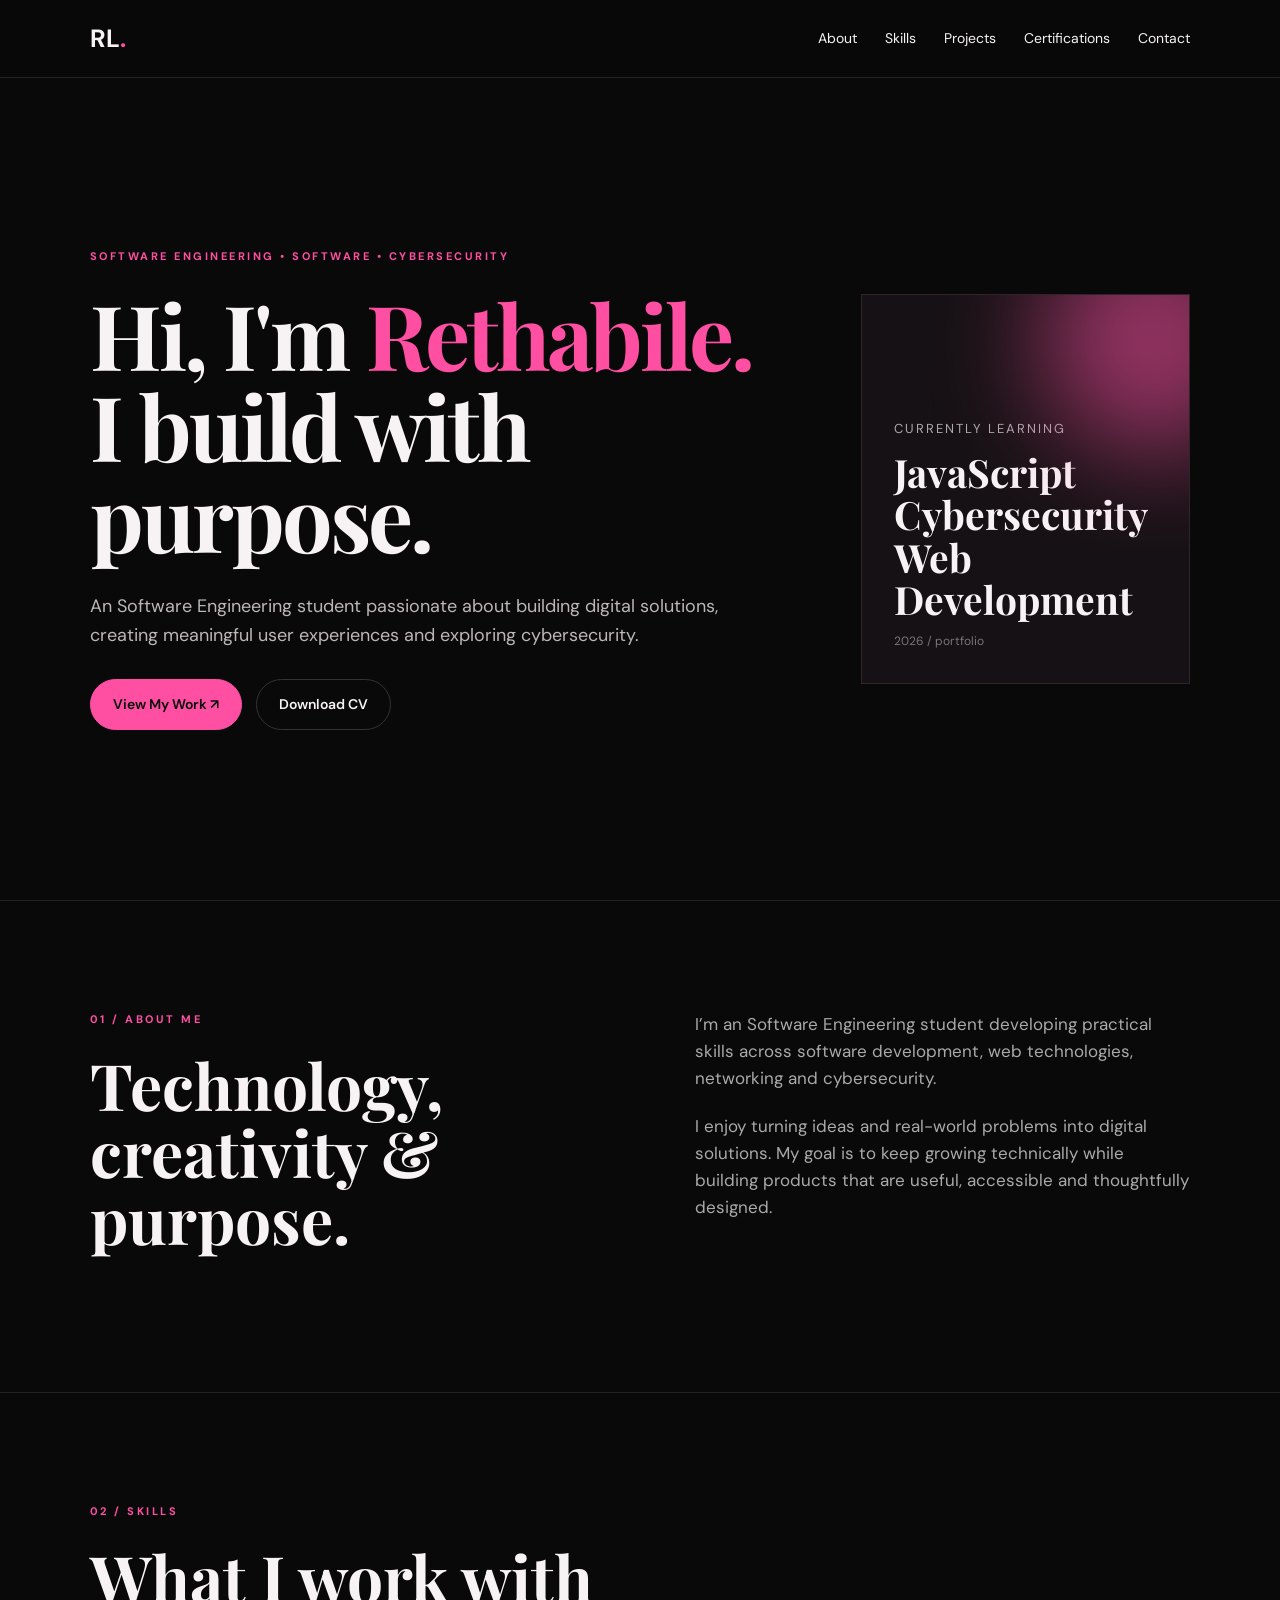
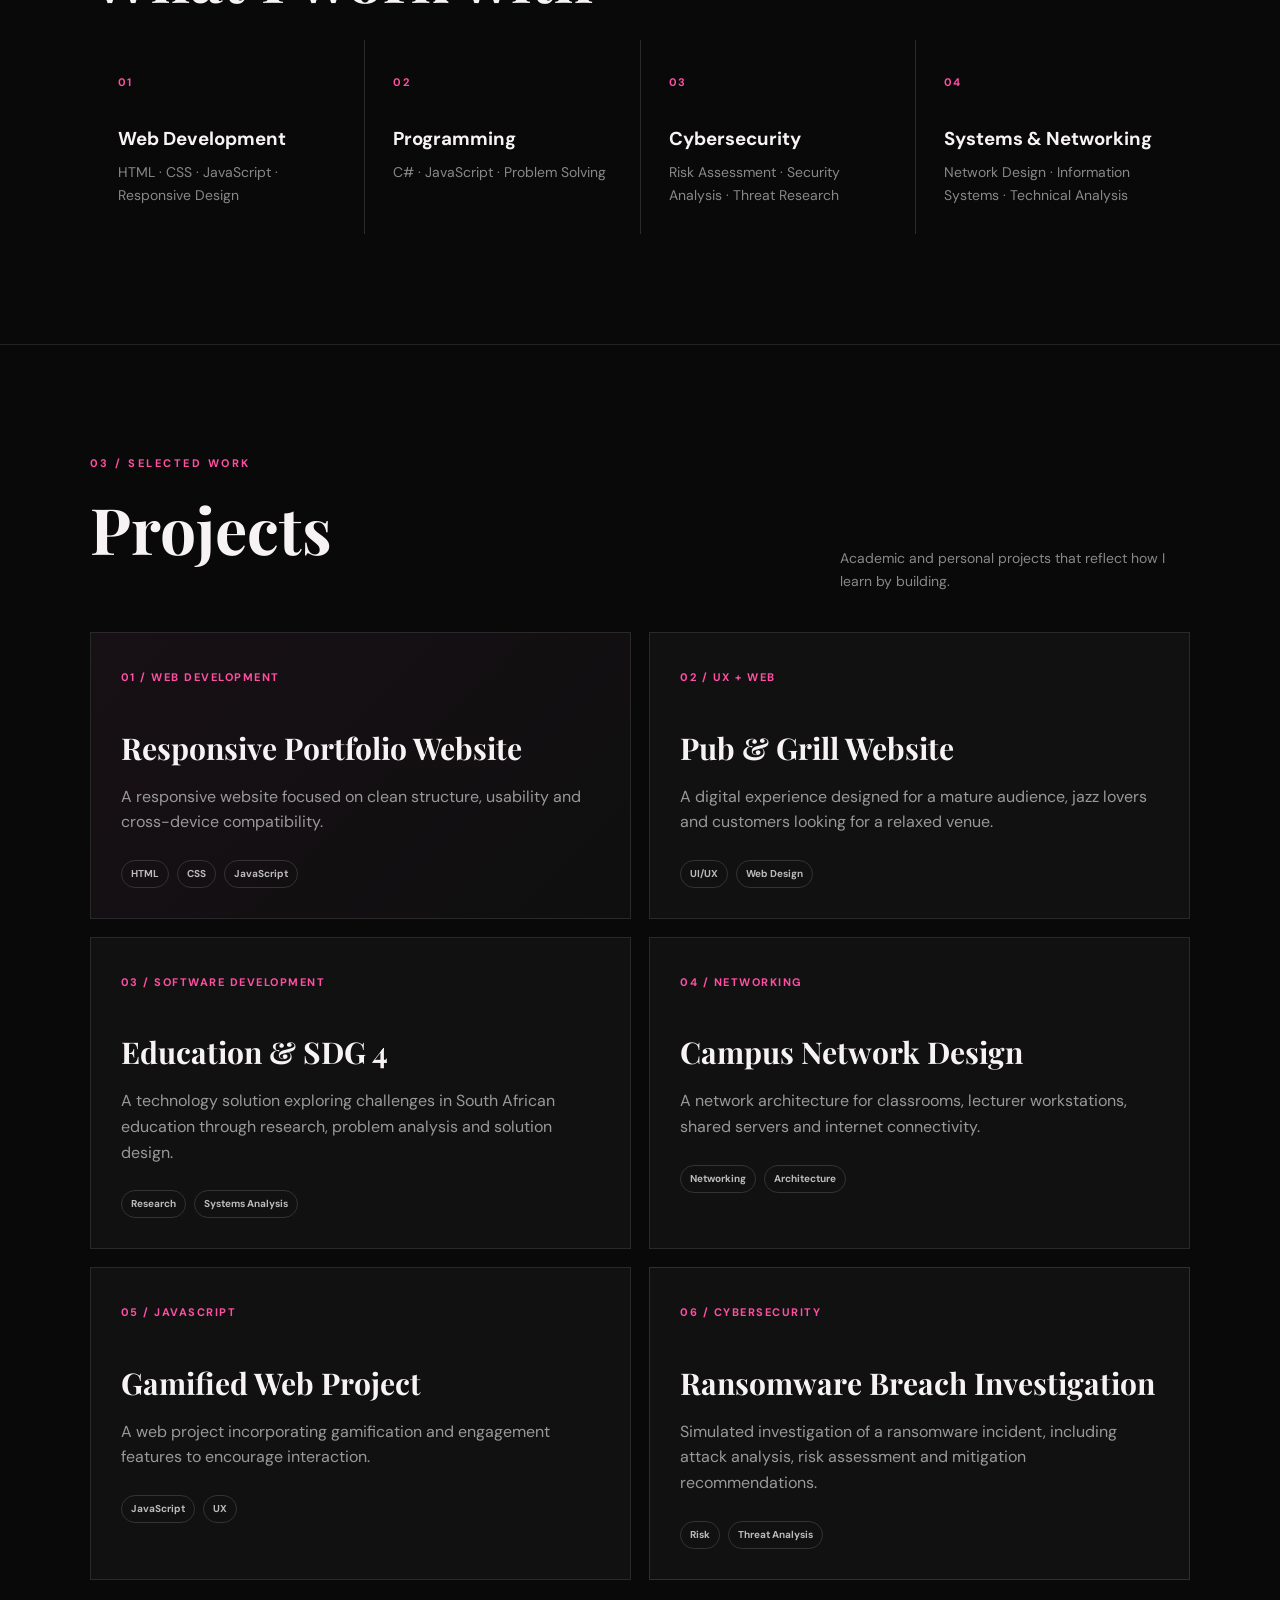
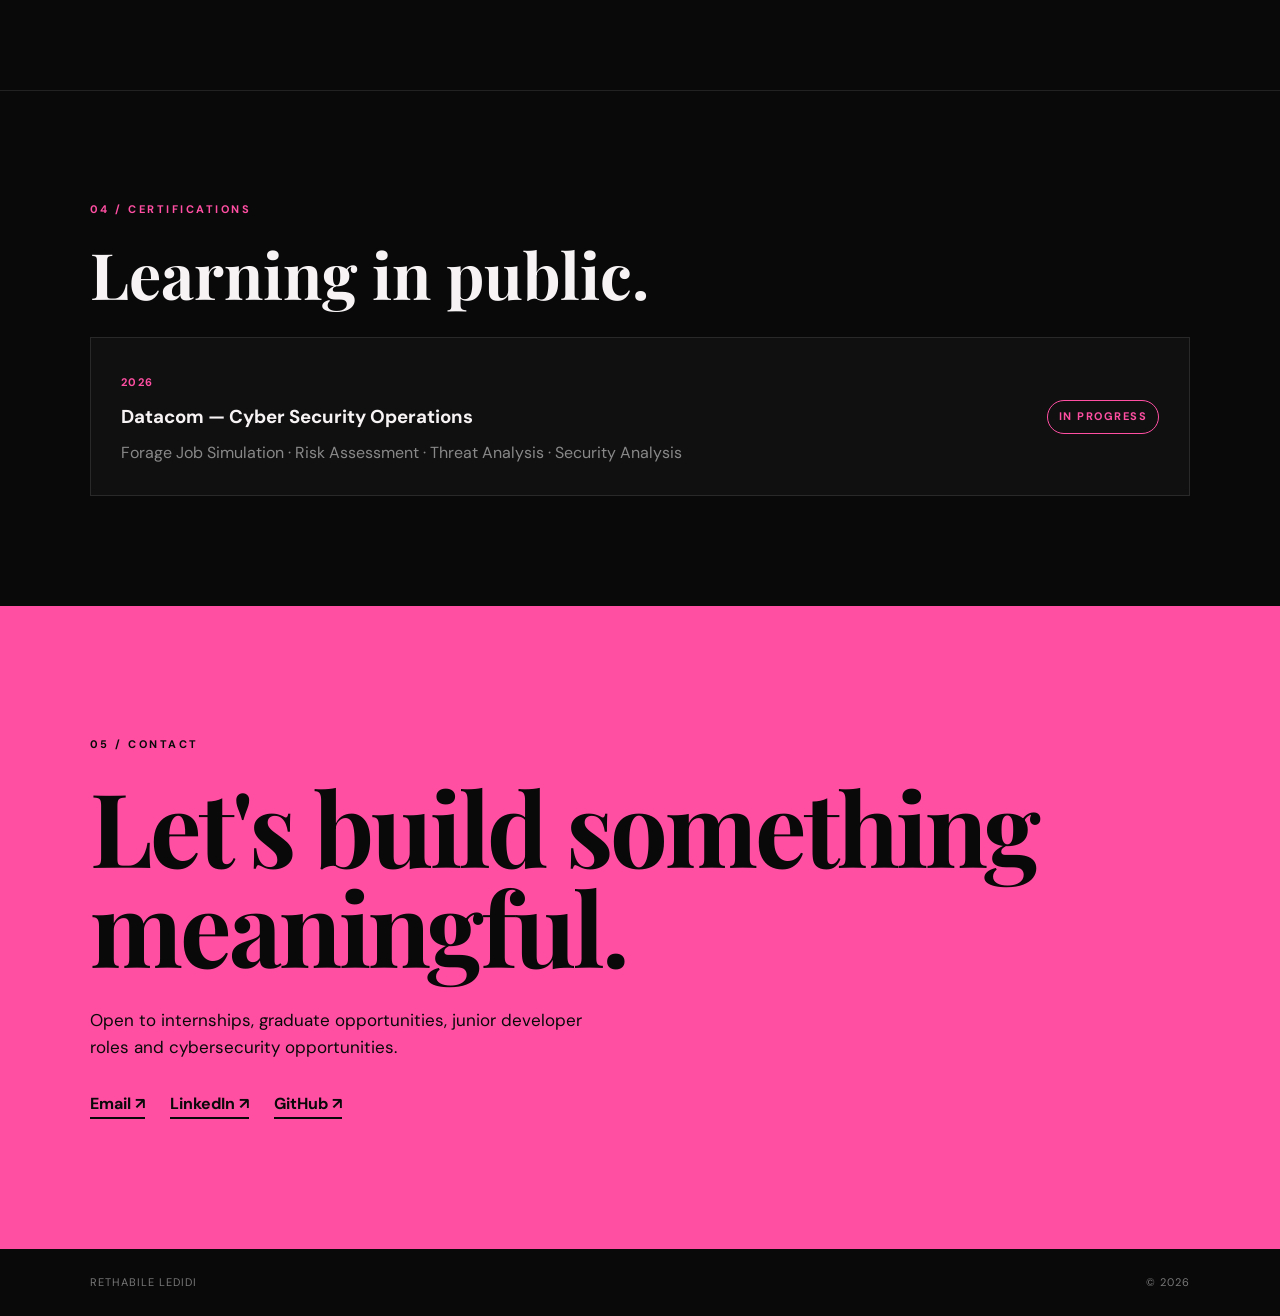
<file: index.html>
<!DOCTYPE html>
<html lang="en">
<head>
  <meta charset="UTF-8">
  <meta name="viewport" content="width=device-width, initial-scale=1.0">
  <title>Rethabile Ledidi | Portfolio</title>
  <meta name="description" content="Portfolio of Rethabile Ledidi — Information Systems student, software developer and cybersecurity enthusiast.">
  <link rel="preconnect" href="https://fonts.googleapis.com">
  <link rel="preconnect" href="https://fonts.gstatic.com" crossorigin>
  <link href="https://fonts.googleapis.com/css2?family=DM+Sans:wght@400;500;600;700&family=Playfair+Display:wght@600;700&display=swap" rel="stylesheet">
  <link rel="stylesheet" href="style.css">
</head>
<body>
  <header class="nav">
    <a class="logo" href="#home">RL<span>.</span></a>
    <button class="menu" aria-label="Open menu">☰</button>
    <nav>
      <a href="#about">About</a>
      <a href="#skills">Skills</a>
      <a href="#projects">Projects</a>
      <a href="#certifications">Certifications</a>
      <a href="#contact">Contact</a>
    </nav>
  </header>

  <main>
    <section id="home" class="hero">
      <div class="hero-copy">
        <p class="eyebrow"> SOFTWARE ENGINEERING • SOFTWARE • CYBERSECURITY</p>
        <h1>Hi, I'm <span>Rethabile.</span><br>I build with purpose.</h1>
        <p class="intro">An Software Engineering student passionate about building digital solutions, creating meaningful user experiences and exploring cybersecurity.</p>
        <div class="buttons">
          <a class="btn primary" href="#projects">View My Work ↗</a>
          <a class="btn secondary" href="assests/RETHABILE_LEDIDI_CV_SYNTHESIS.docx" download="RETHABILE_LEDIDI_CV_SYNTHESIS.docx">Download CV</a>
        </div>
      </div>
      <div class="hero-card">
        <div class="pink-orb"></div>
        <p>Currently learning</p>
        <h2>JavaScript<br>Cybersecurity<br>Web Development</h2>
        <span>2026 / portfolio</span>
      </div>
    </section>

    <section id="about" class="section split">
      <div>
        <p class="eyebrow">01 / ABOUT ME</p>
        <h2>Technology, creativity & purpose.</h2>
      </div>
      <div>
        <p>I’m an Software Engineering student developing practical skills across software development, web technologies, networking and cybersecurity.</p>
        <p>I enjoy turning ideas and real-world problems into digital solutions. My goal is to keep growing technically while building products that are useful, accessible and thoughtfully designed.</p>
      </div>
    </section>

    <section id="skills" class="section">
      <p class="eyebrow">02 / SKILLS</p>
      <h2>What I work with</h2>
      <div class="skills-grid">
        <div><span>01</span><h3>Web Development</h3><p>HTML · CSS · JavaScript · Responsive Design</p></div>
        <div><span>02</span><h3>Programming</h3><p>C# · JavaScript · Problem Solving</p></div>
        <div><span>03</span><h3>Cybersecurity</h3><p>Risk Assessment · Security Analysis · Threat Research</p></div>
        <div><span>04</span><h3>Systems & Networking</h3><p>Network Design · Information Systems · Technical Analysis</p></div>
      </div>
    </section>

    <section id="projects" class="section">
      <div class="section-heading">
        <div><p class="eyebrow">03 / SELECTED WORK</p><h2>Projects</h2></div>
        <p>Academic and personal projects that reflect how I learn by building.</p>
      </div>
      <div class="projects">
        <article class="project featured"><span>01 / WEB DEVELOPMENT</span><h3>Responsive Portfolio Website</h3><p>A responsive website focused on clean structure, usability and cross-device compatibility.</p><div class="tags"><b>HTML</b><b>CSS</b><b>JavaScript</b></div></article>
        <article class="project"><span>02 / UX + WEB</span><h3>Pub & Grill Website</h3><p>A digital experience designed for a mature audience, jazz lovers and customers looking for a relaxed venue.</p><div class="tags"><b>UI/UX</b><b>Web Design</b></div></article>
        <article class="project"><span>03 / SOFTWARE DEVELOPMENT</span><h3>Education & SDG 4</h3><p>A technology solution exploring challenges in South African education through research, problem analysis and solution design.</p><div class="tags"><b>Research</b><b>Systems Analysis</b></div></article>
        <article class="project"><span>04 / NETWORKING</span><h3>Campus Network Design</h3><p>A network architecture for classrooms, lecturer workstations, shared servers and internet connectivity.</p><div class="tags"><b>Networking</b><b>Architecture</b></div></article>
        <article class="project"><span>05 / JAVASCRIPT</span><h3>Gamified Web Project</h3><p>A web project incorporating gamification and engagement features to encourage interaction.</p><div class="tags"><b>JavaScript</b><b>UX</b></div></article>
        <article class="project cyber"><span>06 / CYBERSECURITY</span><h3>Ransomware Breach Investigation</h3><p>Simulated investigation of a ransomware incident, including attack analysis, risk assessment and mitigation recommendations.</p><div class="tags"><b>Risk</b><b>Threat Analysis</b></div></article>
      </div>
    </section>

    <section id="certifications" class="section cert">
      <p class="eyebrow">04 / CERTIFICATIONS</p>
      <h2>Learning in public.</h2>
      <div class="cert-card">
        <div><span>2026</span><h3>Datacom — Cyber Security Operations</h3><p>Forage Job Simulation · Risk Assessment · Threat Analysis · Security Analysis</p></div>
        <span class="status">IN PROGRESS </span>
      </div>
    </section>

    <section id="contact" class="contact">
      <p class="eyebrow">05 / CONTACT</p>
      <h2>Let's build something<br><span>meaningful.</span></h2>
      <p>Open to internships, graduate opportunities, junior developer roles and cybersecurity opportunities.</p>
      <div class="contact-links">
        <a href="mailto:ledidirethabile2@gmail.com">Email ↗</a>
        <a href="https://www.linkedin.com/in/rethabile-ledidi/" target="_blank">LinkedIn ↗</a>
        <a href="https://github.com/rethabileledidi" target="_blank">GitHub ↗</a>
      </div>
    </section>
  </main>

  <footer><span>RETHABILE LEDIDI</span><span>© 2026</span></footer>
  <script src="script.js"></script>
</body>
</html>
</file>
<file: style.css>
*{box-sizing:border-box;margin:0;padding:0}html{scroll-behavior:smooth}body{background:#090909;color:#f7f3f5;font-family:'DM Sans',sans-serif;line-height:1.6}a{color:inherit;text-decoration:none}.nav{height:78px;display:flex;align-items:center;justify-content:space-between;padding:0 7%;position:sticky;top:0;background:rgba(9,9,9,.92);backdrop-filter:blur(12px);z-index:10;border-bottom:1px solid #222}.logo{font-size:25px;font-weight:700}.logo span,.hero h1 span,.contact h2 span{color:#ff4fa3}.nav nav{display:flex;gap:28px;font-size:14px}.nav nav a:hover{color:#ff4fa3}.menu{display:none;background:none;border:0;color:white;font-size:25px}.hero{min-height:calc(100vh - 78px);padding:8% 7%;display:grid;grid-template-columns:1.35fr .65fr;gap:8%;align-items:center}.eyebrow{font-size:11px;letter-spacing:2.5px;color:#ff4fa3;font-weight:700;margin-bottom:22px}.hero h1{font-family:'Playfair Display',serif;font-size:clamp(52px,7vw,100px);line-height:1.02;letter-spacing:-3px}.intro{max-width:650px;color:#bcb6ba;font-size:18px;margin:30px 0}.buttons{display:flex;gap:14px;flex-wrap:wrap}.btn{padding:13px 22px;border:1px solid #333;border-radius:100px;font-weight:600;font-size:14px}.primary{background:#ff4fa3;color:#090909;border-color:#ff4fa3}.secondary:hover{border-color:#ff4fa3;color:#ff4fa3}.hero-card{min-height:390px;background:#151114;border:1px solid #30242a;padding:32px;position:relative;overflow:hidden;display:flex;flex-direction:column;justify-content:flex-end}.hero-card p{color:#aaa;font-size:13px;text-transform:uppercase;letter-spacing:2px}.hero-card h2{font-family:'Playfair Display',serif;font-size:39px;line-height:1.08;margin:12px 0}.hero-card span{font-size:12px;color:#777}.pink-orb{position:absolute;width:230px;height:230px;border-radius:50%;background:#ff4fa3;filter:blur(55px);opacity:.55;right:-80px;top:-70px}.section{padding:110px 7%;border-top:1px solid #222}.split{display:grid;grid-template-columns:1fr 1fr;gap:10%}.section h2{font-family:'Playfair Display',serif;font-size:clamp(38px,5vw,65px);line-height:1.05;margin-bottom:30px}.split>div:last-child{color:#aaa;font-size:17px;max-width:650px}.split p+p{margin-top:20px}.skills-grid{display:grid;grid-template-columns:repeat(4,1fr);gap:1px;background:#2a2a2a}.skills-grid>div{background:#090909;padding:28px;min-height:190px}.skills-grid span,.project>span,.cert-card span{color:#ff4fa3;font-size:11px;letter-spacing:1.5px;font-weight:700}.skills-grid h3{margin:30px 0 8px}.skills-grid p,.section-heading>p{color:#888;font-size:14px}.section-heading{display:flex;justify-content:space-between;gap:30px;align-items:end;margin-bottom:40px}.section-heading>p{max-width:350px}.projects{display:grid;grid-template-columns:repeat(2,1fr);gap:18px}.project{min-height:260px;padding:30px;background:#111;border:1px solid #292929;transition:.25s}.project:hover{transform:translateY(-5px);border-color:#ff4fa3}.project h3{font-family:'Playfair Display',serif;font-size:30px;margin:35px 0 12px}.project p{color:#999;max-width:560px}.tags{display:flex;gap:8px;margin-top:25px}.tags b{font-size:10px;border:1px solid #333;padding:5px 9px;border-radius:20px;color:#bbb}.featured{background:linear-gradient(135deg,#171015,#0f0f0f)}.cyber{border-color:#442337}.cert-card{display:flex;justify-content:space-between;gap:20px;align-items:center;border:1px solid #292929;padding:30px;background:#101010}.cert-card h3{margin:8px 0}.cert-card p{color:#888}.status{border:1px solid #ff4fa3;padding:7px 11px;border-radius:20px;white-space:nowrap}.contact{padding:130px 7%;background:#ff4fa3;color:#090909}.contact .eyebrow{color:#090909}.contact h2{font-family:'Playfair Display',serif;font-size:clamp(50px,8vw,105px);line-height:.98;letter-spacing:-3px}.contact h2 span{color:#090909}.contact>p:not(.eyebrow){max-width:520px;margin:30px 0;font-size:17px}.contact-links{display:flex;gap:25px;flex-wrap:wrap}.contact-links a{font-weight:700;border-bottom:2px solid #090909}.contact-links a:hover{opacity:.6}footer{padding:25px 7%;display:flex;justify-content:space-between;color:#777;font-size:11px;letter-spacing:1px}@media(max-width:800px){.nav nav{display:none}.menu{display:block}.hero,.split{grid-template-columns:1fr}.hero{padding-top:60px}.hero-card{min-height:330px}.skills-grid{grid-template-columns:1fr 1fr}.projects{grid-template-columns:1fr}.section-heading{display:block}.section-heading>p{margin-top:15px}.cert-card{align-items:flex-start;flex-direction:column}}@media(max-width:500px){.skills-grid{grid-template-columns:1fr}.hero h1{letter-spacing:-2px}.section{padding:80px 6%}.hero{padding-left:6%;padding-right:6%}.nav{padding:0 6%}}
</file>
